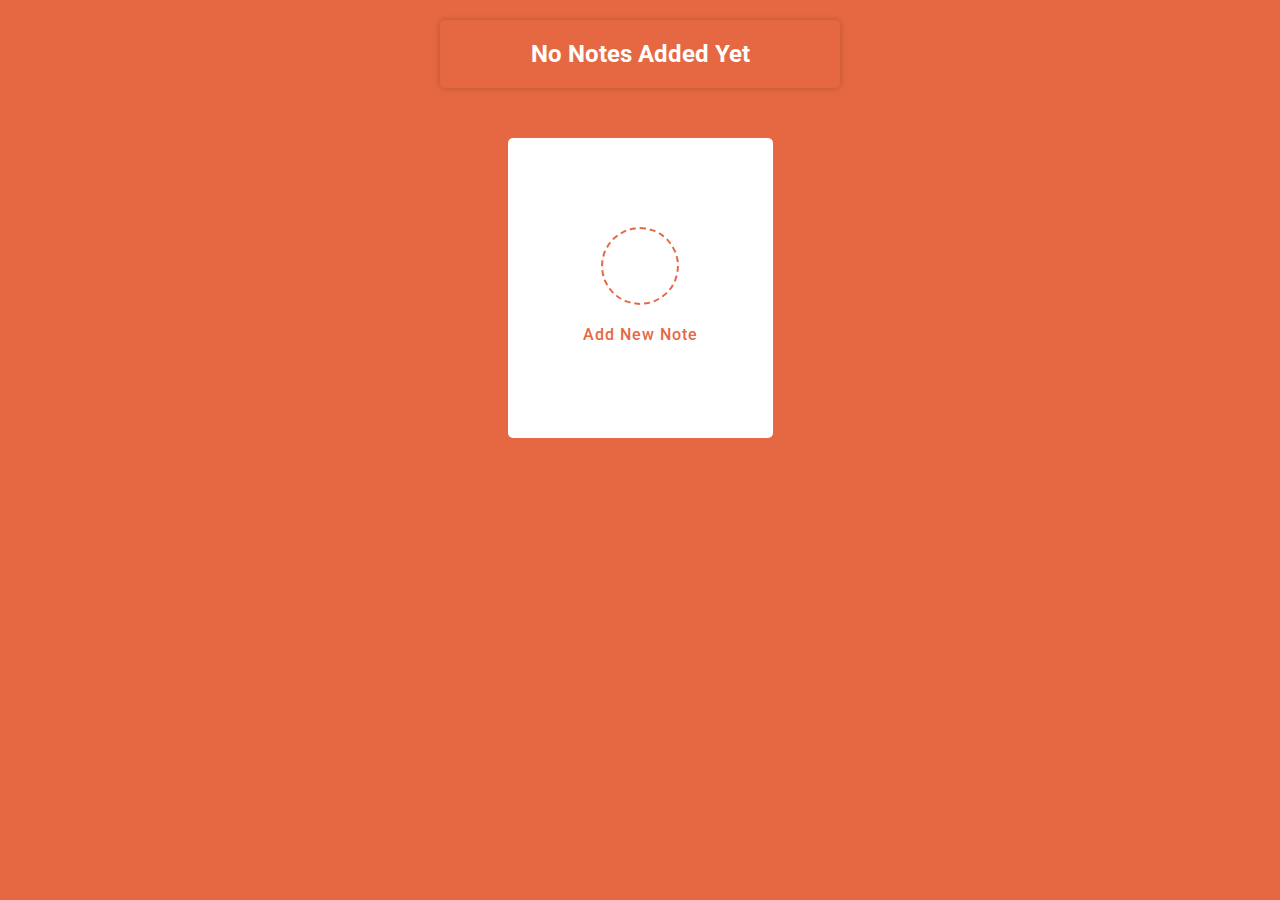
<file: Note-log-project/index.html>
<!DOCTYPE html>
<html lang="en">

<head>
    <meta charset="UTF-8">
    <meta http-equiv="X-UA-Compatible" content="IE=edge">
    <meta name="viewport" content="width=device-width, initial-scale=1.0">
    <meta name="description"
        content="A Simple Interactive Notes Web App where you can create and keep your special notes.">
    <title>Nota | Share Your Special Notes</title>

    <!-- Favicon -->
    <link rel="shortcut icon" href="img/logo2.png" type="image/x-icon">

    <!-- Icons -->
    <link rel="stylesheet" href="https://cdnjs.cloudflare.com/ajax/libs/font-awesome/6.1.1/css/all.min.css"
        integrity="sha512-KfkfwYDsLkIlwQp6LFnl8zNdLGxu9YAA1QvwINks4PhcElQSvqcyVLLD9aMhXd13uQjoXtEKNosOWaZqXgel0g=="
        crossorigin="anonymous" referrerpolicy="no-referrer" />

    <!-- CSS -->
    <style>
        /* ===================
===== Default Configs
====================== */

@import url('https://fonts.googleapis.com/css?family=Roboto:300,400,500,700');

* {
    margin: 0;
    padding: 0;
    box-sizing: border-box;
    outline: 0;
    font-family: 'Roboto', sans-serif;
}

body {
    background: #e66842;
}

a {
    text-decoration: none;
}

ul,
li {
    list-style: none;
}

.heading {
    font-size: 24px;
    font-weight: 700;
    color: #FFF;
    text-align: center;
    margin: 20px auto;
    background: #e66842;
    padding: 20px;
    max-width: 400px;
    box-shadow: 0 0 6px rgba(0, 0, 0, 0.2);
    border-radius: 5px;
    -webkit-border-radius: 5px;
    -moz-border-radius: 5px;
    -ms-border-radius: 5px;
    -o-border-radius: 5px;
    text-transform: capitalize;
}

.heading span {
    color: #e66842;
    background: #FFF;
    /* padding: 10px; */
    width: 60px;
    height: 60px;
    display: inline-block;
    line-height: 60px;
    font-size: 26px;
    border-radius: 50%;
    -webkit-border-radius: 50%;
    -moz-border-radius: 50%;
    -ms-border-radius: 50%;
    -o-border-radius: 50%;
}

*::-webkit-scrollbar {
    width: 5px;
    background: transparent;
    display: none;
}

*::-webkit-scrollbar {
    display: block;
}

*::-webkit-scrollbar-thumb {
    background: #FFF;
}

/* ===================
===== Wrapper
====================== */

ul.wrapper {
    /* margin: 50px; */
    padding: 30px 10px;
    display: grid;
    grid-template-columns: repeat(auto-fit, 265px);
    gap: 15px;
    justify-content: center;
}

.wrapper>li {
    background: #FFF;
    height: 300px;
    border-radius: 5px;
    -webkit-border-radius: 5px;
    -moz-border-radius: 5px;
    -ms-border-radius: 5px;
    -o-border-radius: 5px;
    padding: 15px 20px 20px;
}

.add-box,
.add-box .icon,
.note-item .bottom-content,
.settings .menu li,
.popup-box .popup,
.popup-box .popup .content header {
    display: flex;
    justify-content: space-between;
    align-items: center;
}

.add-box {
    justify-content: center;
    flex-direction: column;
}

.add-box .icon {
    justify-content: center;
    height: 78px;
    width: 78px;
    border: 2px dashed #e66842;
    font-size: 40px;
    color: #e66842;
    border-radius: 50%;
    -webkit-border-radius: 50%;
    -moz-border-radius: 50%;
    -ms-border-radius: 50%;
    -o-border-radius: 50%;
    cursor: pointer;
}

.add-box p {
    /* font-size: 14px; */
    text-transform: capitalize;
    letter-spacing: 1px;
    font-weight: 500;
    color: #e66842;
    margin-top: 20px;
}

.note-item {
    display: flex;
    flex-direction: column;
    justify-content: space-between;
}

.note-item p {
    font-size: 22px;
    letter-spacing: 1px;
    font-weight: 600;
    padding: 10px 0;
    word-wrap: break-word;
    height: 80px;
    overflow-y: scroll;
}

.note-item span {
    display: block;
    font-size: 16px;
    color: #575757;
    padding-top: 15px;
}

.note-item .details span {
    height: 150px;
    overflow-y: scroll;
    line-height: 1.5;
    /* word-wrap: break-word; */
}

.note-item .details span::-webkit-scrollbar {
    width: 1px;
    background: transparent;
    display: none;
}

.note-item .details span:hover::-webkit-scrollbar {
    display: block;
}

.note-item .details span:hover::-webkit-scrollbar-thumb {
    background: #e66842;
}

.note-item .bottom-content {
    padding-top: 10px;
    border-top: 1px solid #CCC;
}

.note-item .bottom-content span {
    font-size: 14px;
    color: #6d6d6d;
}

.note-item .bottom-content .settings i {
    font-size: 15px;
    color: #6d6d6d;
    cursor: pointer;
}

.settings {
    position: relative;
}

.settings .menu {
    position: absolute;
    bottom: 20px;
    right: -5px;
    box-shadow: 0 0 6px rgba(0, 0, 0, 0.15);
    border-radius: 4px;
    -webkit-border-radius: 4px;
    -moz-border-radius: 4px;
    -ms-border-radius: 4px;
    -o-border-radius: 4px;
    padding: 5px 0px;
    background: #FFF;
    transform: scale(0);
    -webkit-transform: scale(0);
    -moz-transform: scale(0);
    -ms-transform: scale(0);
    -o-transform: scale(0);
    transform-origin: bottom right;
    transition: transform 0.2s ease;
    -webkit-transition: transform 0.2s ease;
    -moz-transition: transform 0.2s ease;
    -ms-transition: transform 0.2s ease;
    -o-transition: transform 0.2s ease;
}

.settings.show .menu {
    transform: scale(1);
    -webkit-transform: scale(1);
    -moz-transform: scale(1);
    -ms-transform: scale(1);
    -o-transform: scale(1);
}

.settings .menu li {
    height: 25px;
    justify-content: flex-start;
    gap: 10px;
    margin-top: 5px;
    cursor: pointer;
    font-size: 16px;
    padding: 17px 15px;
}

.settings .menu li:hover {
    background: #F5F5F5;
}

.settings .menu li i {
    font-size: 15px;
    color: #e66842 !important;
}

.popup-box {
    position: fixed;
    top: 0;
    left: 0;
    width: 100%;
    height: 100%;
    background: rgba(0, 0, 0, 0.6);
    z-index: 2;
}

.popup-box .popup {
    position: absolute;
    top: 50%;
    left: 50%;
    transform: translate(-50%, -50%);
    -webkit-transform: translate(-50%, -50%);
    -moz-transform: translate(-50%, -50%);
    -ms-transform: translate(-50%, -50%);
    -o-transform: translate(-50%, -50%);
    z-index: 3;
    width: 100%;
    max-width: 400px;
    justify-content: center;
}

.popup-box,
.popup-box .popup {
    visibility: hidden;
    opacity: 0;
    pointer-events: none;
    transition: opacity, visibility 0.25s ease;
    -webkit-transition: opacity, visibility 0.25s ease;
    -moz-transition: opacity, visibility 0.25s ease;
    -ms-transition: opacity, visibility 0.25s ease;
    -o-transition: opacity, visibility 0.25s ease;
}

.popup-box.show,
.popup-box.show .popup {
    visibility: visible;
    opacity: 1;
    pointer-events: auto;
}

.popup-box .popup .content {
    width: calc(100% - 15px);
    background: #FFF;
    border-radius: 5px;
    -webkit-border-radius: 5px;
    -moz-border-radius: 5px;
    -ms-border-radius: 5px;
    -o-border-radius: 5px;
    box-shadow: 0 0 6px rgba(0, 0, 0, 0.15);
    border-radius: 5px;
    -webkit-border-radius: 5px;
    -moz-border-radius: 5px;
    -ms-border-radius: 5px;
    -o-border-radius: 5px;
}

.popup-box .popup .content header {
    padding: 15px 25px;
    border-bottom: 1px solid #CCC;
}

.popup-box .popup .content header p {
    max-width: 200px;
    font-size: 20px;
    font-weight: 600;
    text-transform: capitalize;
    color: #111
}

.popup-box .popup .content header i {
    font-size: 23px;
    cursor: pointer;
    color: #8b8989;
}

.popup-box .popup .content form {
    margin: 15px 25px 35px;
}

.popup-box .popup .content form .row {
    margin-bottom: 20px;
}

.popup-box .popup .content form .row .message {
    color: rgb(240, 59, 59);
    /*box-shadow: 0 0 6px rgba(0, 0, 0, 0.15);
    */
    /*padding: 15px 10px;
    */
    font-weight: 600;
    display: none;
    transition: display 0.2s ease;
    -webkit-transition: display 0.2s ease;
    -moz-transition: display 0.2s ease;
    -ms-transition: display 0.2s ease;
    -o-transition: display 0.2s ease;
    text-transform: capitalize;
}

.popup-box .popup .content form .row .message.show {
    display: block;
}

.popup-box .popup .content form .row label {
    display: block;
    font-size: 18px;
    color: #e66842;
    font-weight: 600;
    margin-bottom: 5px;
    text-transform: capitalize;
}

.popup-box .popup .content form .row :where(input, textarea) {
    width: 100%;
    height: 50px;
    border: 1px solid #CCC;
    border-radius: 5px;
    -webkit-border-radius: 5px;
    -moz-border-radius: 5px;
    -ms-border-radius: 5px;
    -o-border-radius: 5px;
    padding: 7px 15px;
    font-size: 16px;
    letter-spacing: 1px;
    color: #333;
    margin-bottom: 15px;
    border: 1px solid #CCC;
    transition: all 0.2s ease;
    -webkit-transition: all 0.2s ease;
    -moz-transition: all 0.2s ease;
    -ms-transition: all 0.2s ease;
    -o-transition: all 0.2s ease;
}

.popup-box .popup .content form .row :where(input, textarea):focus {
    border-color: #e66842;
}

.popup-box .popup .content form .row textarea {
    resize: none;
    height: 150px;
    padding: 8px 15px;
}

.popup-box .popup .content form button {
    width: 100%;
    height: 40px;
    border: none;
    border-radius: 5px;
    -webkit-border-radius: 5px;
    -moz-border-radius: 5px;
    -ms-border-radius: 5px;
    -o-border-radius: 5px;
    background: #e66842;
    color: #FFF;
    font-size: 17px;
    font-weight: 600;
    letter-spacing: 1px;
    cursor: pointer;
    text-transform: capitalize;
}
    </style>
</head>

<body>

    <div class="popup-box">
        <div class="popup">
            <div class="content">
                <header>
                    <p>Create your special note</p>
                    <i class="fa-solid fa-times"></i>
                </header>
                <form action="#">
                    <div class="row message-box">
                        <p class="message"></p>
                    </div>
                    <div class="row title">
                        <label for="title">Title</label>
                        <input type="text" maxlength="40" id="title" name="title" placeholder="Ex: Doctor Meeting">
                    </div>
                    <div class="row desc">
                        <label for="desc">description</label>
                        <textarea name="desc" id="desc"></textarea>
                    </div>
                    <button>Add note</button>
                </form>
            </div>
        </div>
    </div>

    <h2 class="heading"></h2>

    <ul class="notes-container wrapper">
        <li class="add-box">
            <div class="icon">
                <i class="fa-solid fa-plus"></i>
            </div>
            <p>Add new note</p>
        </li>
    </ul>

    <!-- JS -->
    <script>
        // ================= Declaring Variables =================

const addBox = document.querySelector('.add-box'),
    popupBox = document.querySelector('.popup-box'),
    popupBoxClose = document.querySelector('.popup-box header i'),
    title = document.getElementById('title'),
    description = document.getElementById('desc'),
    addNoteBtn = document.querySelector('.popup-box .content form button'),
    message = document.querySelector('.message'),
    months = ['January', 'February', 'March', 'April', 'May', 'June', 'July', 'August', 'September', 'October', 'November', 'December'],

    // ===== Getting local storage notes if exist and parsing them
    // ===== to js object, else passing an empty array to notes
    notes = JSON.parse(localStorage.getItem('notes') || "[]");

let isUpdated = false, updateId; // ===== Boolean to check if the note is updated or not

// ================= Methods =================

let showNotes = () => {
    // ===== Clearing the notes before adding new ones
    document.querySelectorAll('.note-item').forEach(note => { note.remove(); });

    // ===== Looping through notes array and adding each note to the DOM
    notes.forEach((note, index) => {
        let noteItem = document.createElement('li');
        noteItem.classList.add('note-item');
        noteItem.innerHTML = `
        <div class="details">
            <p>${note.title}</p>
            <span>${note.description}</span>
        </div>
        <div class="bottom-content">
            <span>${note.date}</span>
            <div class="settings">
                <i class="fa-solid fa-ellipsis" onclick="showMenu(this);"></i>
                <ul class="menu">
                    <li onclick="updateNote(${index}, '${note.title}', '${note.description}');">
                        <i class="fa-solid fa-edit"></i>Edit
                    </li>
                    <li onclick="deleteNote(${index});">
                        <i class="fa-solid fa-trash"></i>Delete
                    </li>
                </ul>
            </div>
        </div>
        `;
        // document.querySelector('.notes-container').insertAdjacentElement('beforeend', noteItem);
        document.querySelector('.add-box').insertAdjacentElement('afterend', noteItem);
    });
}
showNotes();

let showNotesLength = () => {
    document.querySelector('.heading').innerHTML = notes.length > 0 ? `You've <span>${notes.length}</span> notes` : 'No notes added yet';
}
showNotesLength();

let showMenu = (el) => {
    el.parentElement.classList.toggle('show');

    // ===== Close Menu on Clicking on another one or outside of the menu
    document.addEventListener('click', (e) => {
        if (!el.parentElement.contains(e.target)) {
            el.parentElement.classList.remove('show');
        }
    });
}

let deleteNote = (noteId) => {

    let confirmDelete = confirm('Are you sure you want to delete this note?');

    if (!confirmDelete) return;

    notes.splice(noteId, 1); // ===== Removing the selected note from the notes array
    localStorage.setItem('notes', JSON.stringify(notes)); // ===== Updating the local storage
    showNotes(); // ===== Updating the notes on the DOM
    showNotesLength(); // ===== Updating the notes length on the DOM
}

let updateNote = (noteId, oldTitle, oldDescription) => {
    isUpdated = true;
    updateId = noteId;
    // ===== Showing the popup box
    title.focus();
    popupBox.classList.add('show');
    document.body.style.cssText = 'overflow: hidden;';

    addNoteBtn.innerHTML = 'Update Note';
    document.querySelector('.popup-box header p').innerHTML = 'Update Your Note';

    // ===== Setting the values of the note to be updated
    title.value = oldTitle;
    description.value = oldDescription;

}

// ================= Events =================

addBox.addEventListener('click', () => {
    document.body.style.cssText = 'overflow: hidden;';
    title.focus();
    popupBox.classList.add('show');
});

popupBoxClose.addEventListener('click', () => {
    document.body.style.cssText = 'overflow: auto;';
    isUpdated = false;

    popupBox.classList.remove('show');
    document.querySelector('.popup-box .content form').reset(); // Reset form

    addNoteBtn.innerHTML = 'Add note';
    document.querySelector('.popup-box header p').innerHTML = 'Create your special note';
});

addNoteBtn.addEventListener('click', e => {
    e.preventDefault();
    let noteTitle = title.value,
        noteDesc = description.value;

    if (noteTitle.trim().length > 0 && noteDesc.trim().length > 0) {
        let dateObj = new Date(),
            noteInfo = {
                // date: months[(dateObj.getMonth())] + ' ' + dateObj.getDate() + ',' + dateObj.getFullYear(), //== Print date in format: July 12,2022
                date: `${months[dateObj.getMonth()]} ${dateObj.getDate()}, ${dateObj.getFullYear()}`, //== Print date in format: July 12,2022
                title: noteTitle,
                description: noteDesc
            };

        if (!isUpdated) {
            notes.push(noteInfo); // Add note to array
        } else {
            isUpdated = false;
            notes[updateId] = noteInfo; // Update specified note in array
        }

        localStorage.setItem('notes', JSON.stringify(notes)); // Save notes to local storage
        document.querySelector('.popup-box .content form').reset(); // Reset form
        // document.forms[0].reset(); // Reset form
        popupBox.classList.remove('show');
        showNotes();
        showNotesLength();
        addNoteBtn.innerHTML = 'Add note';
        document.querySelector('.popup-box header p').innerHTML = 'Create your special note';
        document.body.style.cssText = 'overflow: auto;';

    } else {
        message.innerHTML = 'Please fill all fields';
        message.classList.add('show');
    }

});
    </script>
</body>

</html>
</file>
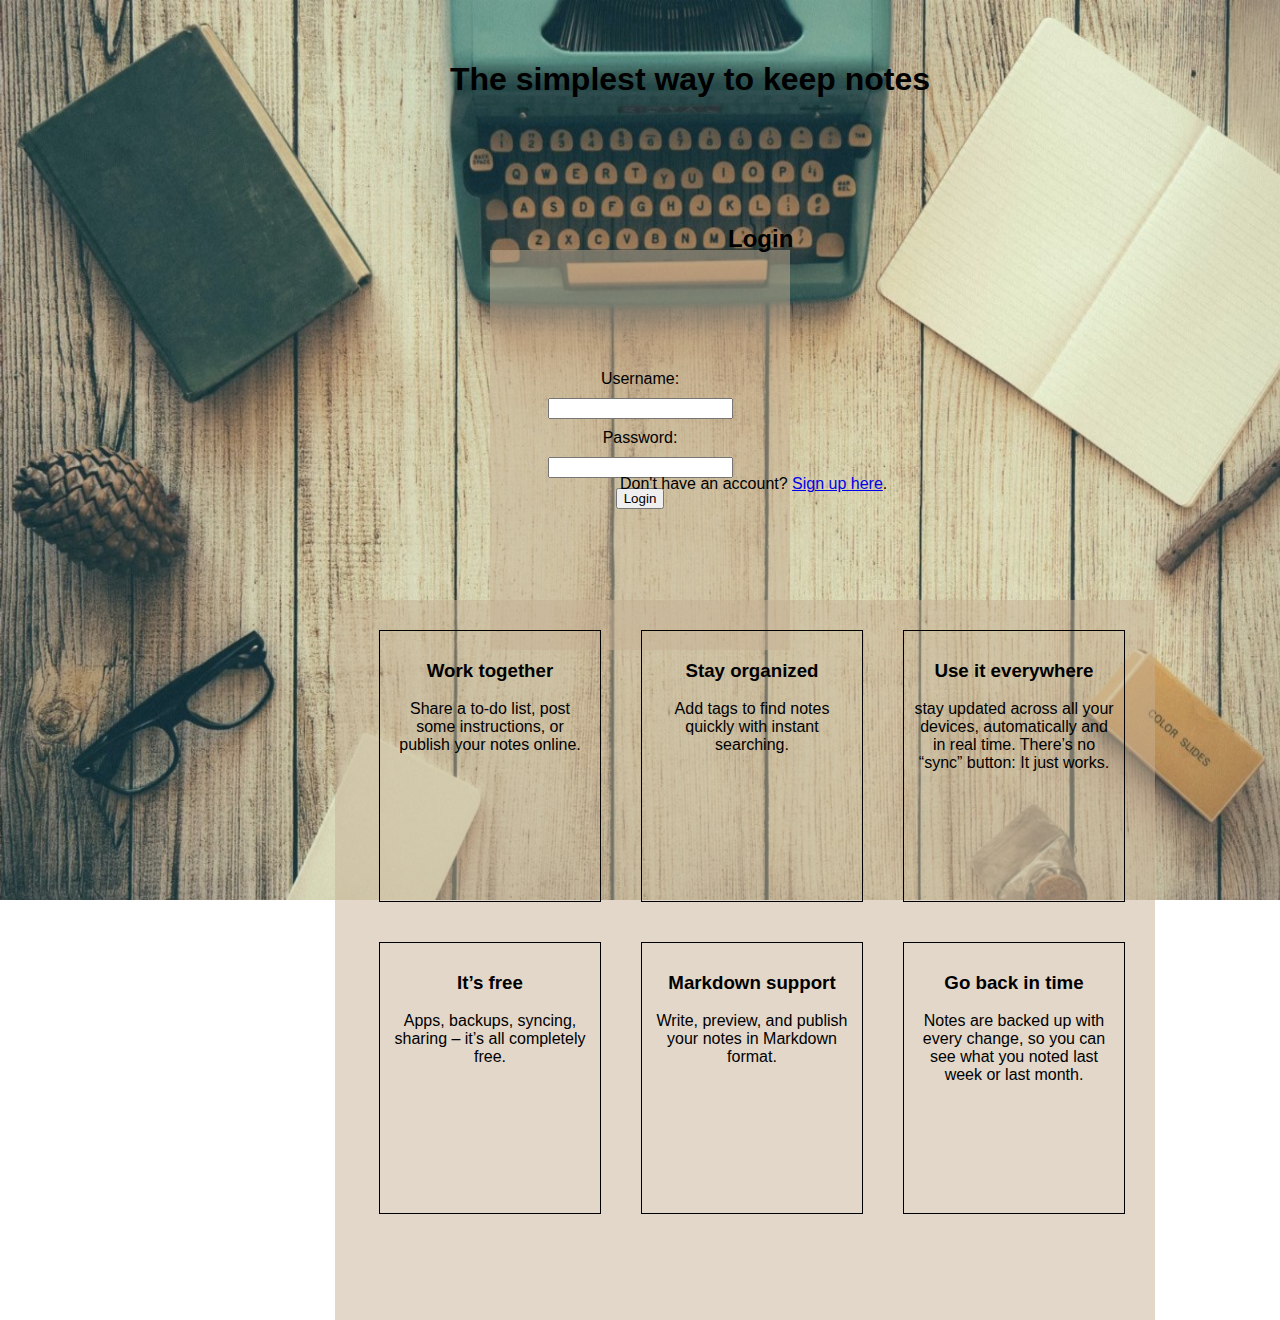
<file: Note-log-project/login.html>
<!DOCTYPE html>
<html lang="en">
<head>
  <meta charset="UTF-8">
  <meta name="viewport" content="width=device-width, initial-scale=1.0">
  <style>
    body {
    font-family: Arial, sans-serif;
    display: flex;
    justify-content: center;
    align-items: center;
    height: 100vh;
    margin: 0;
    text-align:center;
  
    background-repeat:no-repeat;
    background-size:100% 100%;
    background-image: url('11.jpeg');
    background-attachment:fixed;
   
  
  }

  form {
    display: flex;
    flex-direction: column;
    align-items: center;
    gap: 10px;
    
  }
  .style{
    padding:20px;
    margin:0 auto;
    
    text-align:center;
    width:50%;
    position: absolute;
    top:20px;
    left:350px;
  }

  .box{
   width:200px;
   height:250px;
   margin:20px;
   padding:10px;
   border:1px solid black;
   float:right;
  }
  #box{
    width:800px;
    height:700px;
    background-color:rgba(197, 175, 147,0.5);
    position:absolute;
   top:600px;
   left:200px;
   padding:10px;
   margin-left: 135px;
  
  }
#signup-container,#login-container{background-color:rgba(197, 175, 147,0.5);
  width:300px;
  height:400px;
}
#signup-form,#login-form{
  padding:120px 65px;
}
#sign{
  position:absolute;
  top:400px;
  left:500px;
  margin-top: 75px;
  margin-left: 120px;
}
.heading {
  margin-left: 138px;
  margin-top: 75px;
}
  </style>
  <title>Login and Signup</title>
</head>
<body>
  <div class="style"><h1>
  The simplest way to keep notes</h1> </div>

  <div id="login-container">
    <div style="position:absolute;top:150px;left:590px"><h2 class="heading">Login</h2></div>
    <form id="login-form">
      <label for="login-username">Username:</label>
      <input type="text" id="login-username" required>

      <label for="login-password">Password:</label>
      <input type="password" id="login-password" required>

      <button type="button" onclick="login()">Login</button>
    </form>
    <p id="sign">Don't have an account? <a href="#" onclick="showSignup()">Sign up here</a>.</p>

  </div>

  <div id="signup-container" style="display: none;">
    <div style="position:absolute;top:150px;left:580px"><h2 class="heading">Sign Up</h2></div>
    <form id="signup-form">
      <label for="signup-username">Username:</label>
      <input type="text" id="signup-username" required>

      <label for="signup-password">Password:</label>
      <input type="password" id="signup-password" required>

      <button type="button" onclick="signup()">Sign Up</button>
    </form>
   

  </div><br>
  <div id="box">

  <div class="box"> 
  <h3>Use it everywhere</h3>
  <p>stay updated across all your devices, automatically and in real time. There’s no “sync” button: It just works.</p>
  </div>

  <div class="box">
    <h3>Stay organized</h3>
    <p>Add tags to find notes quickly with instant searching.</p>
  </div>

  <div class="box">
    <h3>Work together</h3>
    <p>Share a to-do list, post some instructions, or publish your notes online.</p>
  </div>

  <div class="box">
    <h3>Go back in time</h3>
    <p>Notes are backed up with every change, so you can see what you noted last week or last month.</p>
  </div>

  <div class="box">
    <h3>Markdown support</h3>
    <p>Write, preview, and publish your notes in Markdown format.</p>
  </div>

  <div class="box">
    <h3>It’s free</h3>
    <p>Apps, backups, syncing, sharing – it’s all completely free.
    </p>
  </div>

  </div>
<script>
    function login() {
    var username = document.getElementById('login-username').value;
    var password = document.getElementById('login-password').value;

    // Retrieve user details from localStorage
    var storedUsername = localStorage.getItem('username');
    var storedPassword = localStorage.getItem('password');

    // Check if username and password are valid
    if (username === storedUsername && password === storedPassword) {
      alert("Login successful!");
      window.location.href="index.html";
      
    } else {
      alert("Invalid username or password. Please try again.");
    }
  }

  function signup() {
    var username = document.getElementById('signup-username').value;
    var password = document.getElementById('signup-password').value;

    // Store user details in localStorage
    localStorage.setItem('username', username);
    localStorage.setItem('password', password);

    alert("Sign up successful! You can now login with your credentials.");

    // Switch to the login form
    document.getElementById('login-container').style.display = 'flex';
    document.getElementById('signup-container').style.display = 'none';
  }





  function showSignup() {
    document.getElementById('login-container').style.display = 'none';
    document.getElementById('signup-container').style.display = 'flex';
  }
</script>
  

</body>
</html>
</file>
